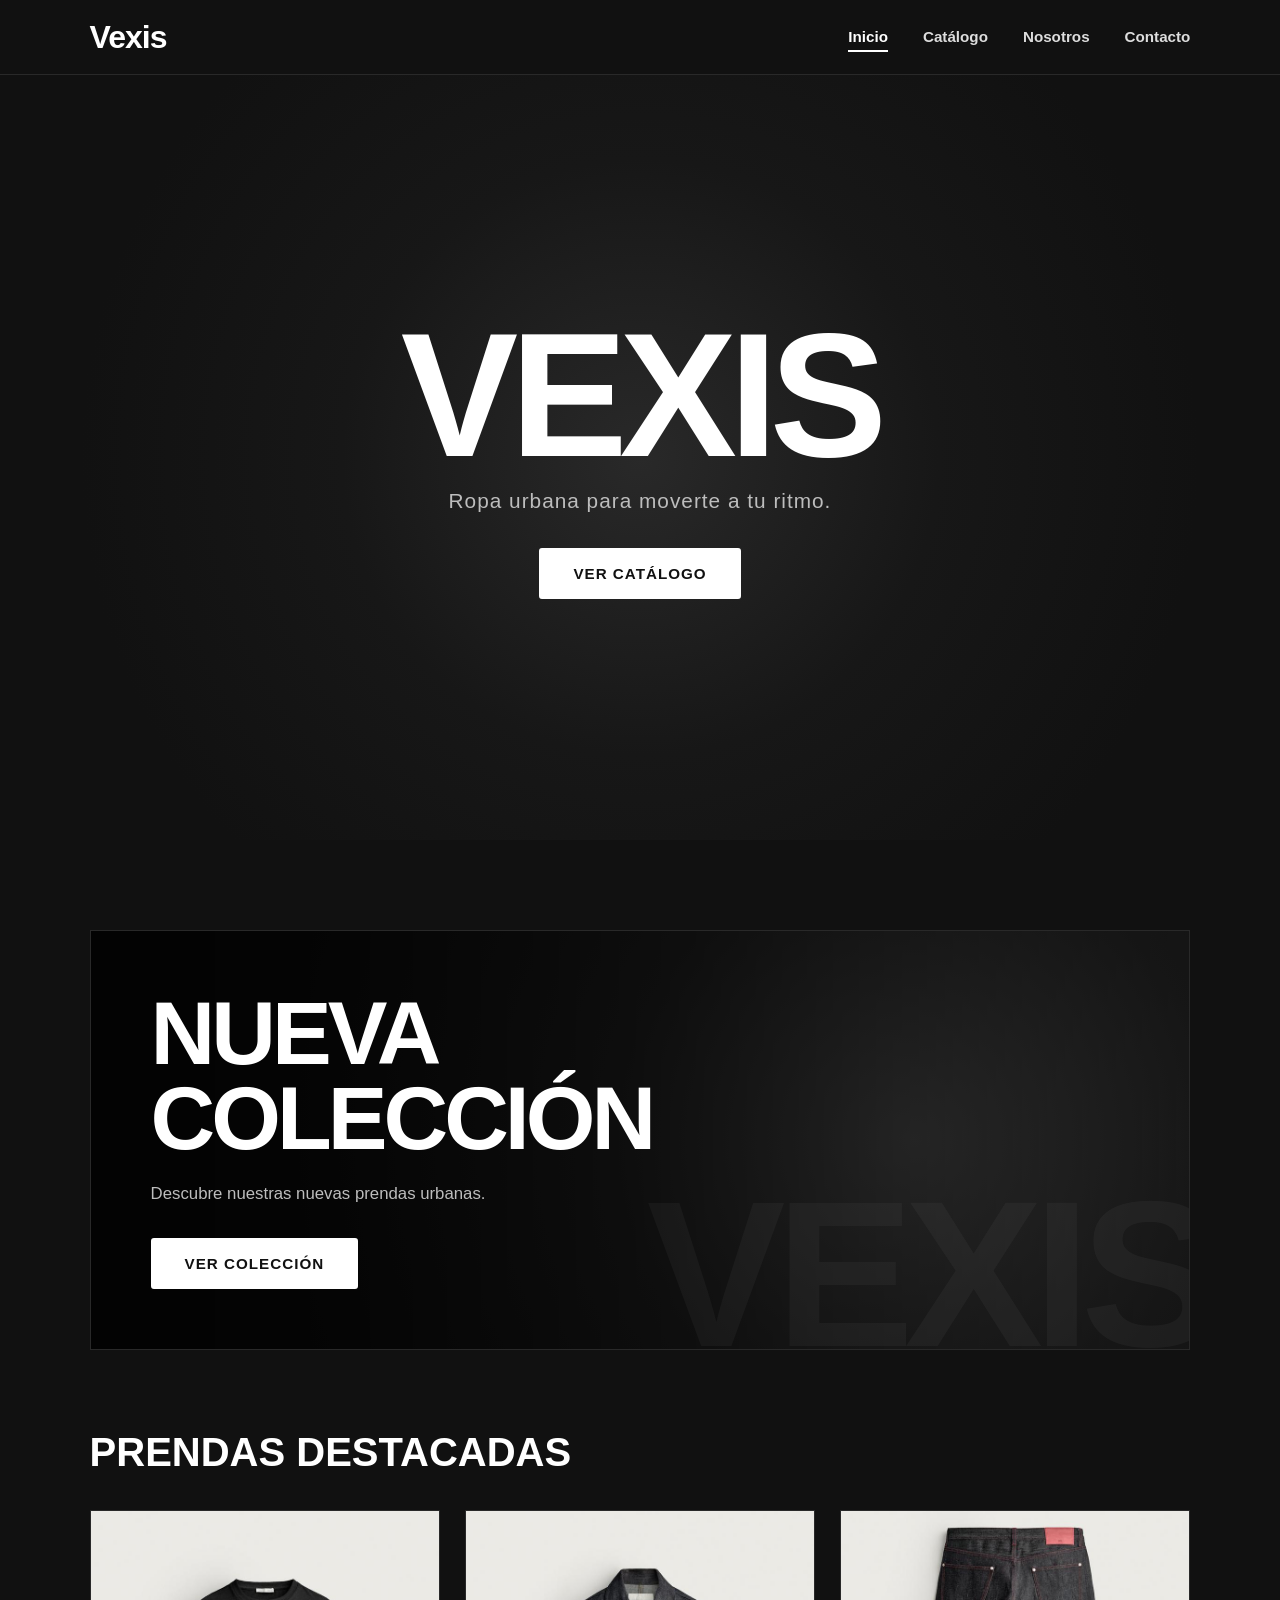
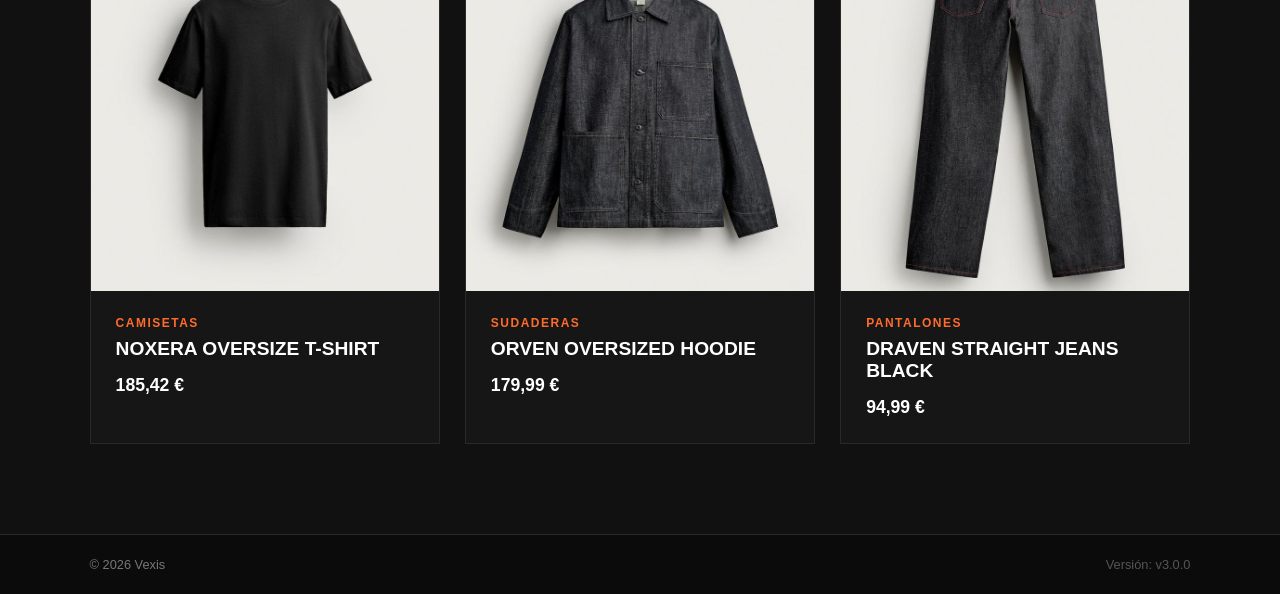
<file: index.html>
<!DOCTYPE html>
<html lang="es">

<head>
  <meta charset="UTF-8">
  <meta name="viewport" content="width=device-width, initial-scale=1.0">
  <title>Vexis | Inicio</title>
  <link rel="stylesheet" href="styles.css">
</head>

<body>
  <header class="cabecera">
    <a href="index.html" class="logo">Vexis</a>
    <nav class="menu">
      <ul>
        <li><a href="index.html" class="activo">Inicio</a></li>
        <li><a href="catalogo.html">Catálogo</a></li>
        <li><a href="nosotros.html">Nosotros</a></li>
        <li><a href="contacto.html">Contacto</a></li>
      </ul>
    </nav>
  </header>

  <main>
    <section class="portada">
      <h1>Vexis</h1>
      <p class="eslogan">Ropa urbana para moverte a tu ritmo.</p>
      <a href="catalogo.html" class="boton">Ver catálogo</a>
    </section>

    <section class="nueva-coleccion">
      <div class="banner-coleccion">
        <div class="banner-contenido">
          <h2>Nueva colección</h2>
          <p>Descubre nuestras nuevas prendas urbanas.</p>
          <a href="catalogo.html" class="boton">Ver colección</a>
        </div>
      </div>

      <div class="destacadas">
        <div class="destacadas-header">
          <h2>Prendas destacadas</h2>
        </div>
        <div class="prendas-destacadas">
        <article class="prenda">
          <div class="prenda-imagen">
            <img src="img/camiseta-noxera.jpg" alt="Noxera Oversize T-Shirt">
          </div>
          <div class="prenda-info">
            <span>Camisetas</span>
            <h3>NOXERA OVERSIZE T-SHIRT</h3>
            <p class="precio">185,42 €</p>
          </div>
        </article>

        <article class="prenda">
          <div class="prenda-imagen">
            <img src="img/sudadera-orven.jpg" alt="Orven Oversized Hoodie">
          </div>
          <div class="prenda-info">
            <span>Sudaderas</span>
            <h3>ORVEN OVERSIZED HOODIE</h3>
            <p class="precio">179,99 €</p>
          </div>
        </article>

        <article class="prenda">
          <div class="prenda-imagen">
            <img src="img/vaqueros-draven.jpg" alt="Draven Straight Jeans Black">
          </div>
          <div class="prenda-info">
            <span>Pantalones</span>
            <h3>DRAVEN STRAIGHT JEANS BLACK</h3>
            <p class="precio">94,99 €</p>
          </div>
        </article>
       </div>
      </div>
    </section>

  </main>

  <footer class="pie">
    <p>© 2026 Vexis</p>
    <p class="version">Versión: v3.0.0</p>
  </footer>
</body>

</html>
</file>
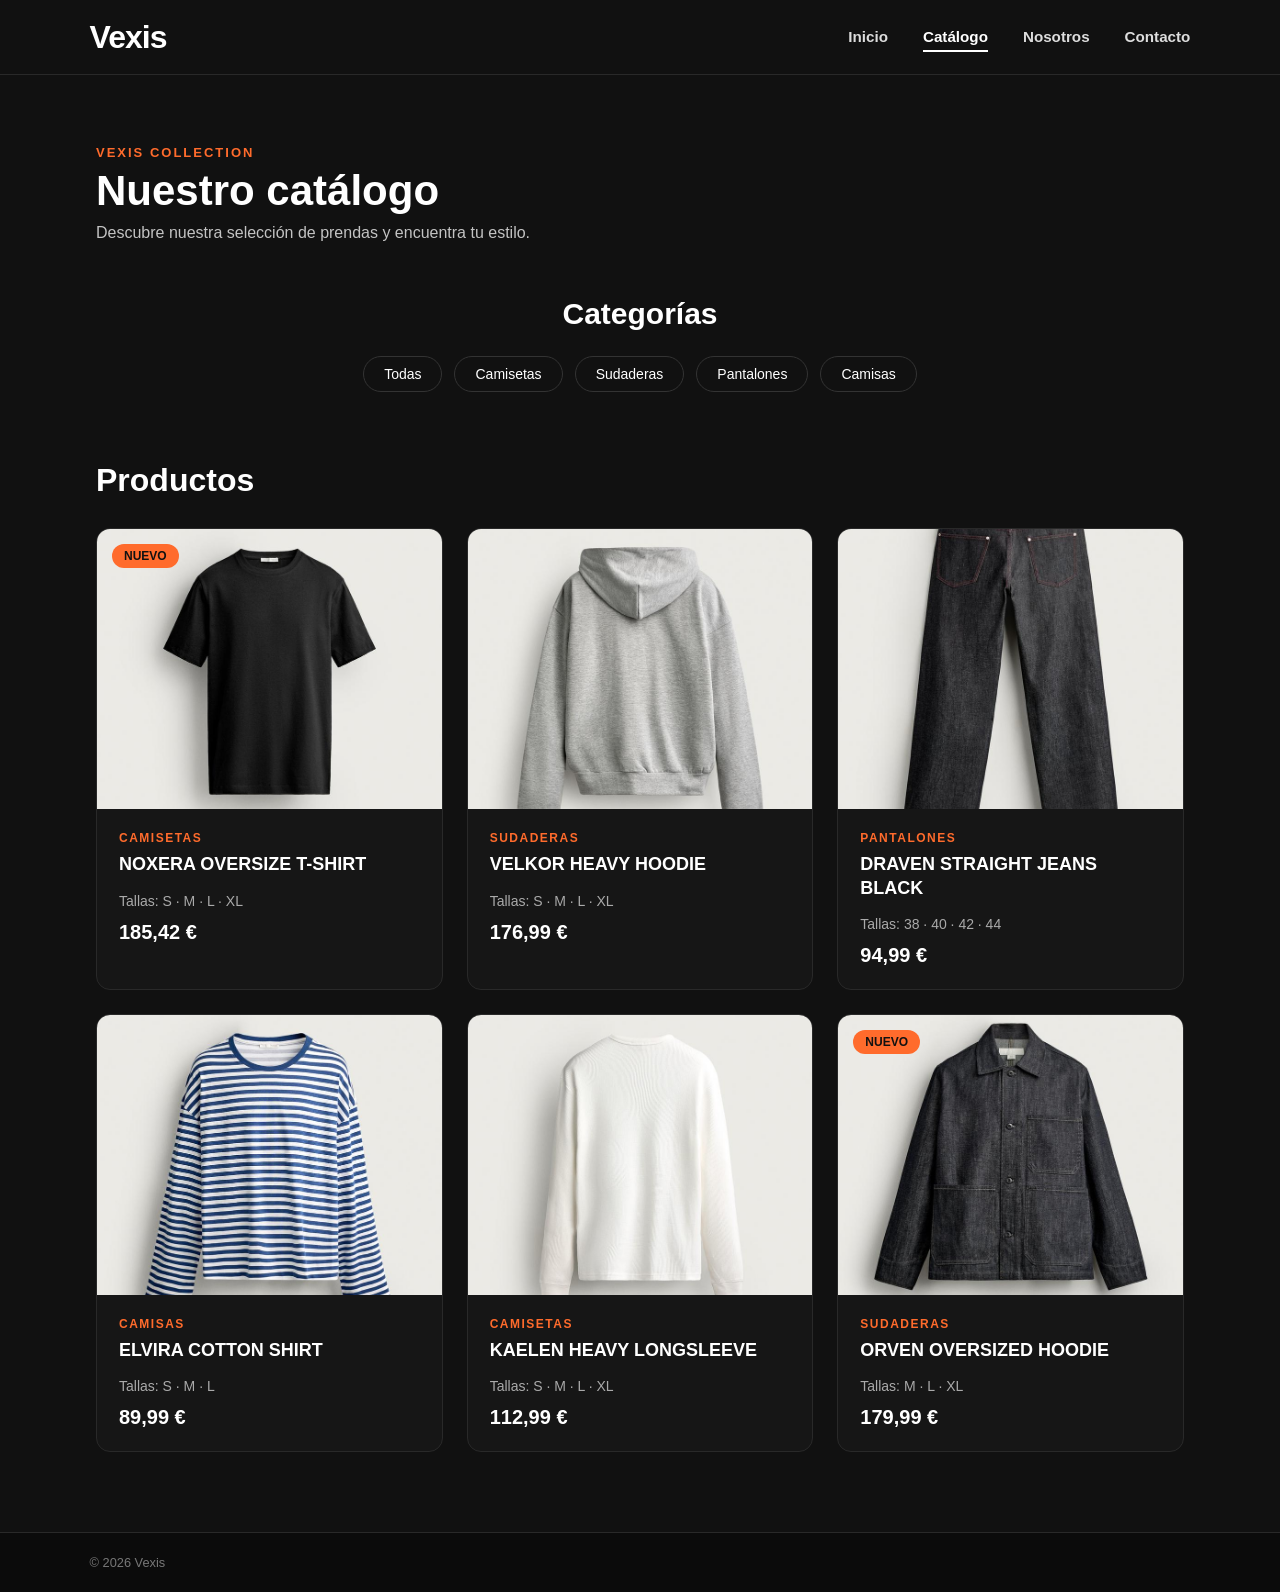
<file: catalogo.html>
<!DOCTYPE html>
<html lang="es">

<head>
    <meta charset="UTF-8">
    <meta name="viewport" content="width=device-width, initial-scale=1.0">
    <title>Vexis | Catálogo</title>
    <link rel="stylesheet" href="styles.css">
</head>

<body>

    <header class="cabecera">

        <a href="index.html" class="logo">Vexis</a>

        <nav class="menu">
            <ul>
                <li><a href="index.html">Inicio</a></li>
                <li><a href="catalogo.html" class="activo">Catálogo</a></li>
                <li><a href="nosotros.html">Nosotros</a></li>
                <li><a href="contacto.html">Contacto</a></li>
            </ul>
        </nav>


    </header>


    <main class="catalogo">

        <section class="catalogo-header">

            <p>VEXIS COLLECTION</p>

            <h1>Nuestro catálogo</h1>

            <p>
                Descubre nuestra selección de prendas y encuentra
                tu estilo.
            </p>

        </section>


        <section class="categorias">

            <h2>Categorías</h2>

            <ul>
                <li><a href="#">Todas</a></li>
                <li><a href="#">Camisetas</a></li>
                <li><a href="#">Sudaderas</a></li>
                <li><a href="#">Pantalones</a></li>
                <li><a href="#">Camisas</a></li>
            </ul>

        </section>


        <section class="productos">

            <h2>Productos</h2>


            <article class="producto">
                <img src="img/camiseta-noxera.jpg" alt="Noxera Oversize T-Shirt" class="producto-foto">
                <span class="etiqueta-nuevo">Nuevo</span>
                <div class="producto-info">
                    <p class="categoria">CAMISETAS</p>
                    <h3>NOXERA OVERSIZE T-SHIRT</h3>
                    <p class="tallas">Tallas: S · M · L · XL</p>
                    <strong class="precio">185,42 €</strong>
                </div>
            </article>

            <article class="producto">
                <img src="img/sudadera-velkor.jpg" alt="Velkor Heavy Hoodie" class="producto-foto">
                <div class="producto-info">
                    <p class="categoria">SUDADERAS</p>
                    <h3>VELKOR HEAVY HOODIE</h3>
                    <p class="tallas">Tallas: S · M · L · XL</p>
                    <strong class="precio">176,99 €</strong>
                </div>
            </article>

            <article class="producto">
                <img src="img/vaqueros-draven.jpg" alt="Draven Straight Jeans Black" class="producto-foto">
                <div class="producto-info">
                    <p class="categoria">PANTALONES</p>
                    <h3>DRAVEN STRAIGHT JEANS BLACK</h3>
                    <p class="tallas">Tallas: 38 · 40 · 42 · 44</p>
                    <strong class="precio">94,99 €</strong>
                </div>
            </article>

            <article class="producto">
                <img src="img/camisa-elvira.jpg" alt="Elvira Cotton Shirt" class="producto-foto">
                <div class="producto-info">
                    <p class="categoria">CAMISAS</p>
                    <h3>ELVIRA COTTON SHIRT</h3>
                    <p class="tallas">Tallas: S · M · L</p>
                    <strong class="precio">89,99 €</strong>
                </div>
            </article>

            <article class="producto">
                <img src="img/camiseta-kaelen.jpg" alt="Kaelen Heavy Longsleeve" class="producto-foto">
                <div class="producto-info">
                    <p class="categoria">CAMISETAS</p>
                    <h3>KAELEN HEAVY LONGSLEEVE</h3>
                    <p class="tallas">Tallas: S · M · L · XL</p>
                    <strong class="precio">112,99 €</strong>
                </div>
            </article>

            <article class="producto">
                <img src="img/sudadera-orven.jpg" alt="Orven Oversized Hoodie" class="producto-foto">
                <span class="etiqueta-nuevo">Nuevo</span>
                <div class="producto-info">
                    <p class="categoria">SUDADERAS</p>
                    <h3>ORVEN OVERSIZED HOODIE</h3>
                    <p class="tallas">Tallas: M · L · XL</p>
                    <strong class="precio">179,99 €</strong>
                </div>
            </article>

        </section>

    </main>


    <footer class="pie">

        <p>
            © 2026 Vexis
        </p>

    </footer>

</body>

</html>
</file>
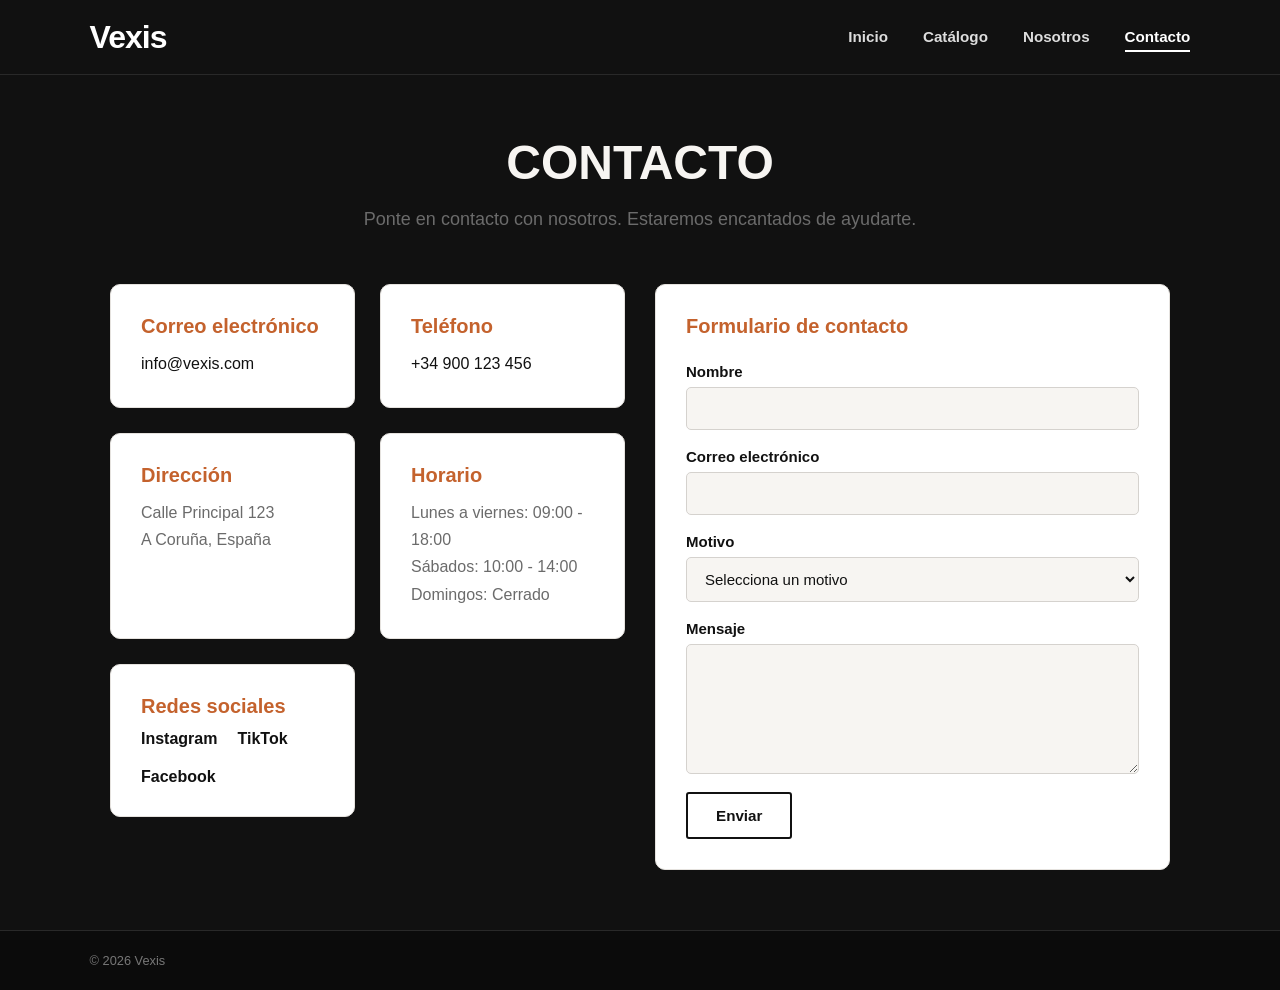
<file: contacto.html>
<!DOCTYPE html>
<html lang="es">

<head>
    <meta charset="UTF-8">
    <meta name="viewport" content="width=device-width, initial-scale=1.0">
    <title>Vexis | Contacto</title>
    <link rel="stylesheet" href="styles.css">

</head>

<body>

    <header class="cabecera">
        <a href="index.html" class="logo">Vexis</a>

        <nav class="menu">
            <ul>
                <li><a href="index.html">Inicio</a></li>
                <li><a href="catalogo.html">Catálogo</a></li>
                <li><a href="nosotros.html">Nosotros</a></li>
                <li><a href="contacto.html" class="activo">Contacto</a></li>
            </ul>
        </nav>
    </header>

    <main class="contacto">

        <section class="contacto-intro">
            <h1>CONTACTO</h1>
            <p>Ponte en contacto con nosotros.
                Estaremos encantados de ayudarte.</p>
        </section>

        <section class="contacto-contenido">

            <div class="contacto-info">

                <div class="contacto-item">
                    <h2>Correo electrónico</h2>
                    <p>
                        <a href="mailto:info@vexis.com">
                            info@vexis.com
                        </a>
                    </p>
                </div>

                <div class="contacto-item">
                    <h2>Teléfono</h2>
                    <p>
                        <a href="tel:+34900123456">
                            +34 900 123 456
                        </a>
                    </p>
                </div>

                <div class="contacto-item">
                    <h2>Dirección</h2>
                    <p>
                        Calle Principal 123<br>
                        A Coruña, España
                    </p>
                </div>

                <div class="contacto-item">
                    <h2>Horario</h2>
                    <p>
                        Lunes a viernes: 09:00 - 18:00<br>
                        Sábados: 10:00 - 14:00<br>
                        Domingos: Cerrado
                    </p>
                </div>

                <div class="contacto-item">
                    <h2>Redes sociales</h2>
                    <div class="redes">
                        <a href="#" aria-label="Instagram">Instagram</a>
                        <a href="#" aria-label="TikTok">TikTok</a>
                        <a href="#" aria-label="Facebook">Facebook</a>
                    </div>
                </div>

            </div>

            <div class="contacto-formulario">

                <h2>Formulario de contacto</h2>

                <form>
                    <div>
                        <label for="nombre">Nombre</label>
                        <input type="text" id="nombre" name="nombre" required>
                    </div>

                    <div>
                        <label for="correo">Correo electrónico</label>
                        <input type="email" id="correo" name="correo" required>
                    </div>

                    <div>
                        <label for="motivo">Motivo</label>
                        <select id="motivo" name="motivo" required>
                            <option value="">Selecciona un motivo</option>
                            <option value="consulta">Consulta</option>
                            <option value="problema">Problema</option>
                            <option value="otro">Otro</option>
                        </select>
                    </div>

                    <div>
                        <label for="mensaje">Mensaje</label>
                        <textarea id="mensaje" name="mensaje" required></textarea>
                    </div>

                    <button type="submit">Enviar</button>
                </form>

            </div>

        </section>

    </main>

    <footer class="pie">
        <p>© 2026 Vexis</p>
    </footer>

</body>

</html>
</file>
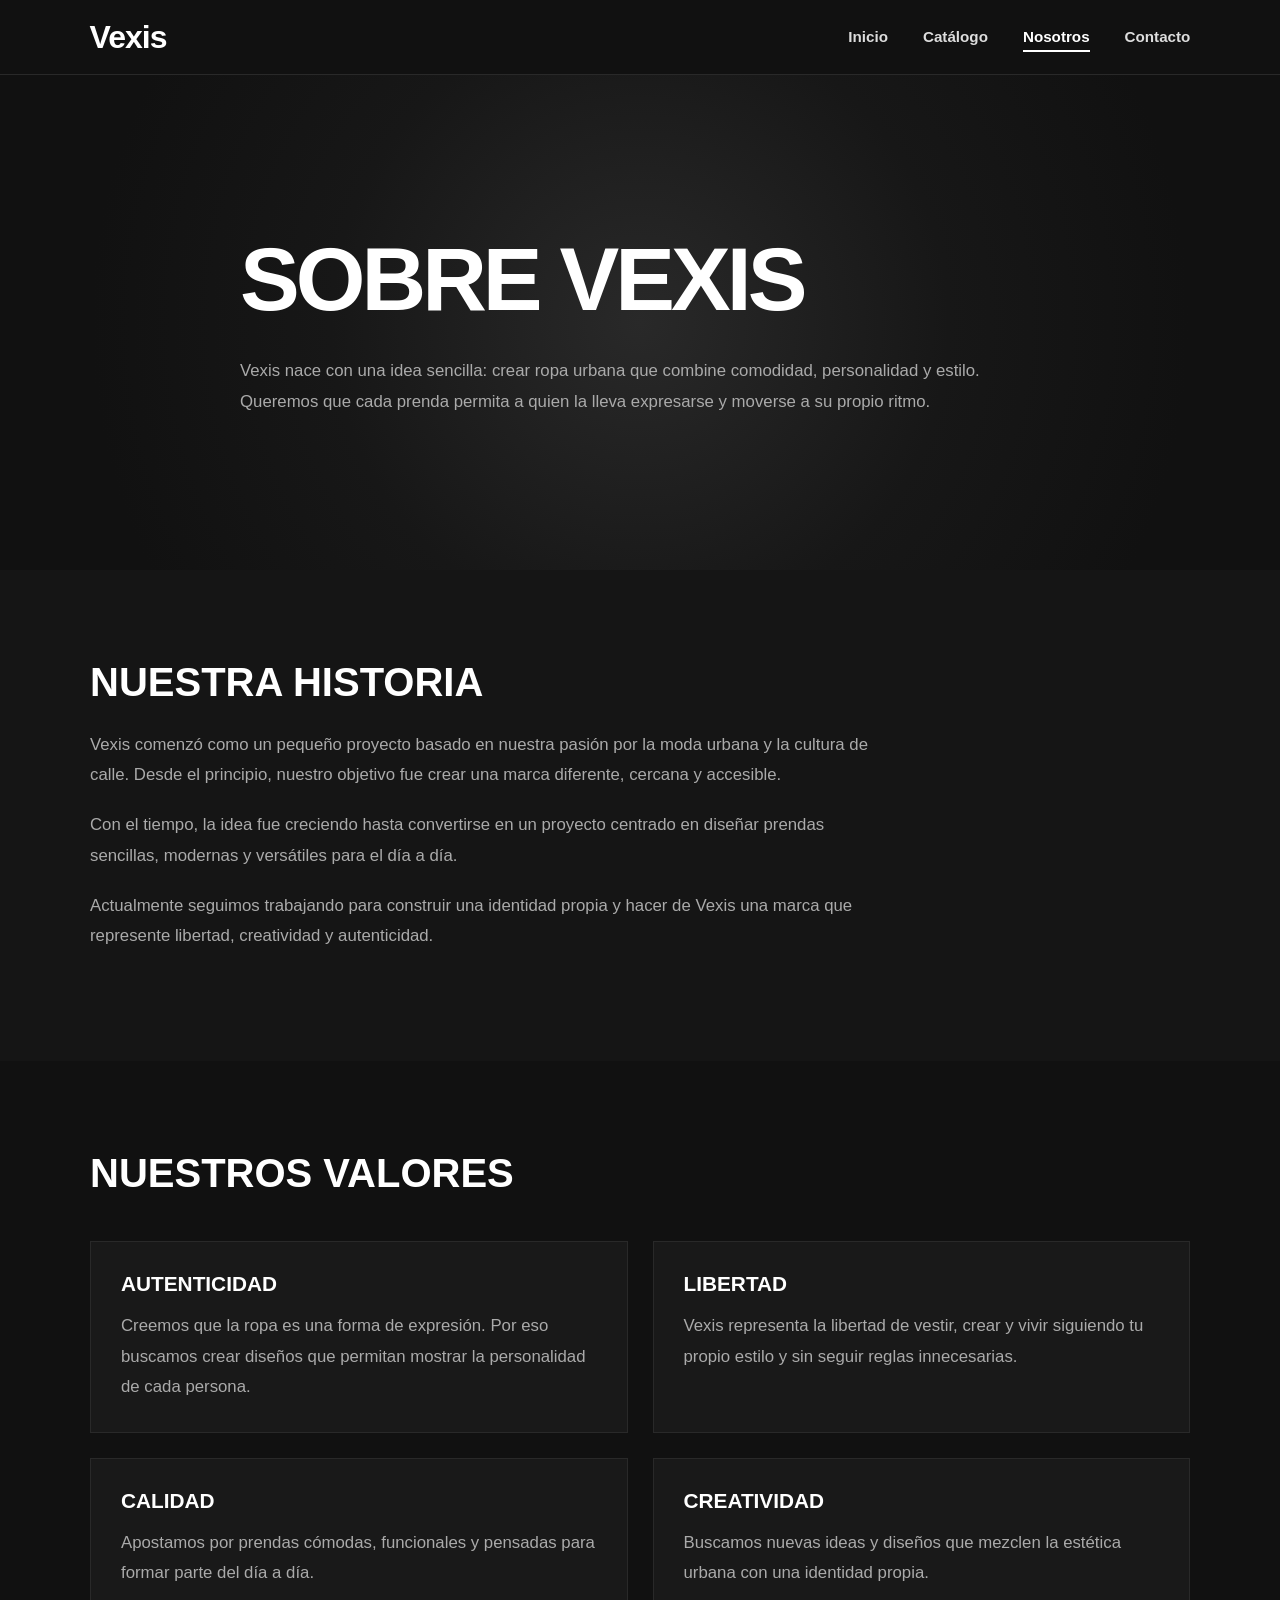
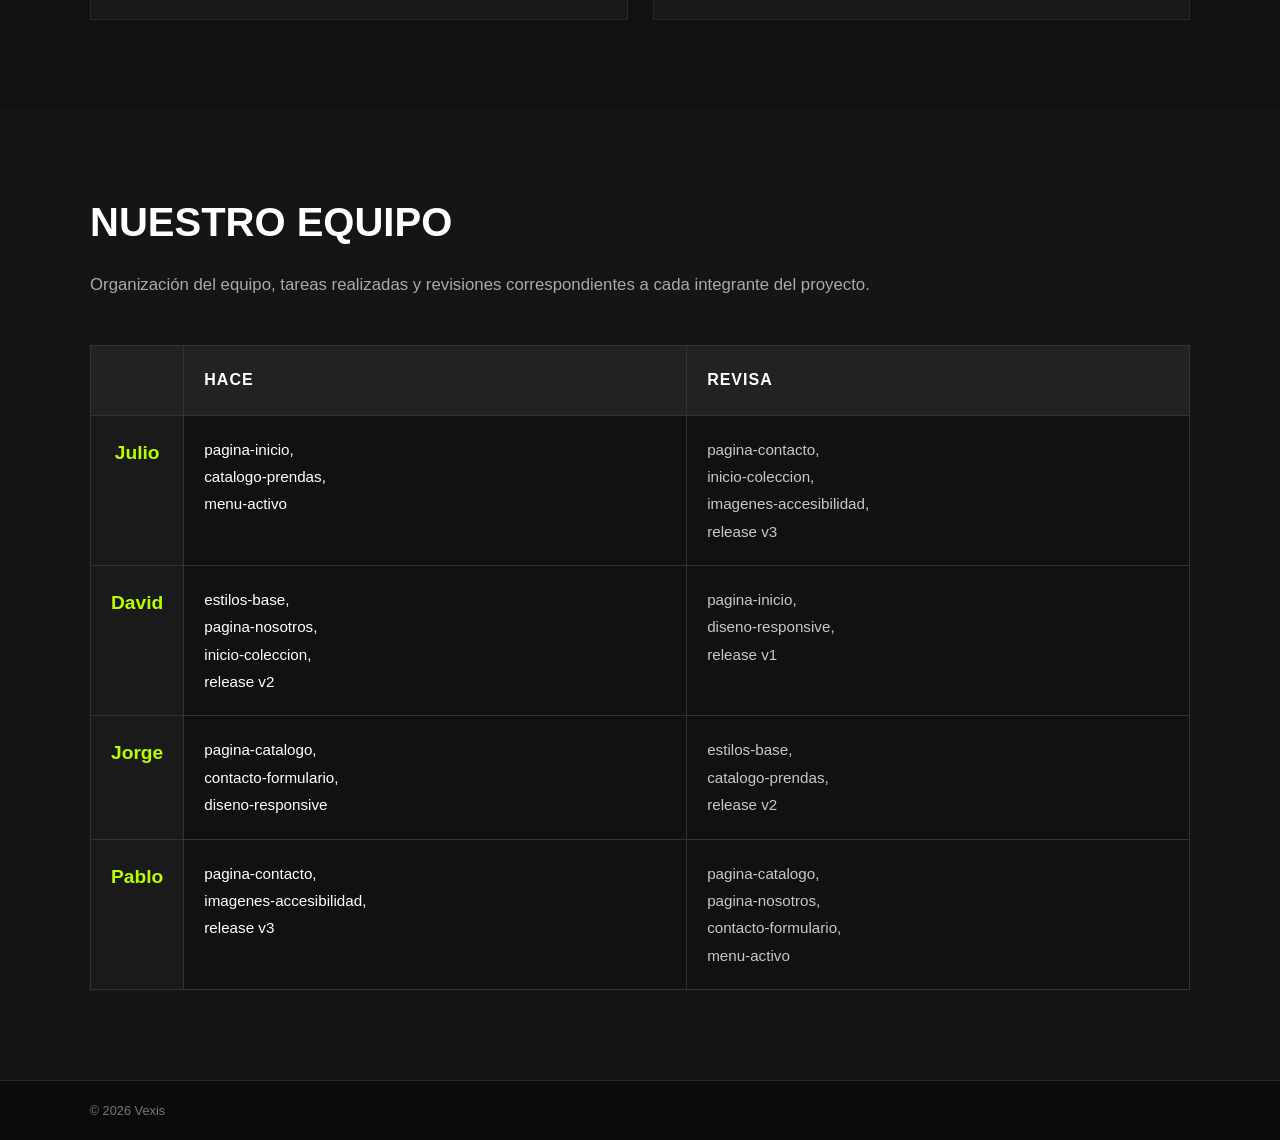
<file: nosotros.html>
<!DOCTYPE html>
<html lang="es">

<head>
  <meta charset="UTF-8">
  <meta name="viewport" content="width=device-width, initial-scale=1.0">

  <title>Vexis | Nosotros</title>

  <link rel="stylesheet" href="styles.css">
</head>

<body>

  <header class="cabecera">

    <a href="index.html" class="logo">Vexis</a>

    <nav class="menu">
      <ul>
        <li><a href="index.html">Inicio</a></li>
        <li><a href="catalogo.html">Catálogo</a></li>
        <li><a href="nosotros.html" class="activo">Nosotros</a></li>
        <li><a href="contacto.html">Contacto</a></li>
      </ul>
    </nav>
  </header>


  <main>

    <!-- INTRODUCCIÓN -->

    <section class="seccion-nosotros">
      <div class="contenido-nosotros">

        <h1>Sobre Vexis</h1>

        <p>
          Vexis nace con una idea sencilla: crear ropa urbana que combine
          comodidad, personalidad y estilo. Queremos que cada prenda permita
          a quien la lleva expresarse y moverse a su propio ritmo.
        </p>

      </div>
    </section>


    <!-- HISTORIA -->

    <section class="seccion-nosotros historia">

      <div class="contenido-nosotros">

        <h2>Nuestra historia</h2>

        <p>
          Vexis comenzó como un pequeño proyecto basado en nuestra pasión
          por la moda urbana y la cultura de calle. Desde el principio,
          nuestro objetivo fue crear una marca diferente, cercana y
          accesible.
        </p>

        <p>
          Con el tiempo, la idea fue creciendo hasta convertirse en un
          proyecto centrado en diseñar prendas sencillas, modernas y
          versátiles para el día a día.
        </p>

        <p>
          Actualmente seguimos trabajando para construir una identidad
          propia y hacer de Vexis una marca que represente libertad,
          creatividad y autenticidad.
        </p>

      </div>

    </section>


    <!-- VALORES -->

    <section class="seccion-nosotros valores">

      <div class="contenido-nosotros">

        <h2>Nuestros valores</h2>

        <div class="valores-grid">

          <article class="valor">
            <h3>Autenticidad</h3>
            <p>
              Creemos que la ropa es una forma de expresión. Por eso
              buscamos crear diseños que permitan mostrar la personalidad
              de cada persona.
            </p>
          </article>

          <article class="valor">
            <h3>Libertad</h3>
            <p>
              Vexis representa la libertad de vestir, crear y vivir
              siguiendo tu propio estilo y sin seguir reglas innecesarias.
            </p>
          </article>

          <article class="valor">
            <h3>Calidad</h3>
            <p>
              Apostamos por prendas cómodas, funcionales y pensadas para
              formar parte del día a día.
            </p>
          </article>

          <article class="valor">
            <h3>Creatividad</h3>
            <p>
              Buscamos nuevas ideas y diseños que mezclen la estética
              urbana con una identidad propia.
            </p>
          </article>

        </div>

      </div>

    </section>

    <!-- EQUIPO -->

    <section class="seccion-nosotros equipo">

      <div class="contenido-nosotros">

        <h2>Nuestro equipo</h2>

        <p class="introduccion-equipo">
          Organización del equipo, tareas realizadas y revisiones
          correspondientes a cada integrante del proyecto.
        </p>

        <div class="tabla-equipo">

          <table>

            <thead>
              <tr>
                <th></th>
                <th>Hace</th>
                <th>Revisa</th>
              </tr>
            </thead>

            <tbody>

              <tr>
                <th>Julio</th>
                <td>
                  pagina-inicio,<br>
                  catalogo-prendas,<br>
                  menu-activo
                </td>
                <td>
                  pagina-contacto,<br>
                  inicio-coleccion,<br>
                  imagenes-accesibilidad,<br>
                  release v3
                </td>
              </tr>

              <tr>
                <th>David</th>
                <td>
                  estilos-base,<br>
                  pagina-nosotros,<br>
                  inicio-coleccion,<br>
                  release v2
                </td>
                <td>
                  pagina-inicio,<br>
                  diseno-responsive,<br>
                  release v1
                </td>
              </tr>

              <tr>
                <th>Jorge</th>
                <td>
                  pagina-catalogo,<br>
                  contacto-formulario,<br>
                  diseno-responsive
                </td>
                <td>
                  estilos-base,<br>
                  catalogo-prendas,<br>
                  release v2
                </td>
              </tr>

              <tr>
                <th>Pablo</th>
                <td>
                  pagina-contacto,<br>
                  imagenes-accesibilidad,<br>
                  release v3
                </td>
                <td>
                  pagina-catalogo,<br>
                  pagina-nosotros,<br>
                  contacto-formulario,<br>
                  menu-activo
                </td>
              </tr>

            </tbody>

          </table>

        </div>

      </div>

    </section>
  </main>

  <footer class="pie">

    <p>© 2026 Vexis</p>

  </footer>

</body>

</html>
</file>
<file: styles.css>
/*====== Pagina Principal =======*/
/* =========================
   RESET Y CONFIGURACIÓN
   ========================= */

* {
    margin: 0;
    padding: 0;
    box-sizing: border-box;
}

html {
    scroll-behavior: smooth;
}

body {
    min-height: 100vh;
    display: flex;
    flex-direction: column;
    font-family: Arial, Helvetica, sans-serif;
    background: #111;
    color: #fff;
}


/* =========================
   CABECERA
   ========================= */

.cabecera {
    width: 100%;
    min-height: 75px;
    padding: 0 7%;
    display: flex;
    align-items: center;
    justify-content: space-between;

    background: #111;
    border-bottom: 1px solid #292929;
}

/* Logo */

.logo {
    color: #fff;
    text-decoration: none;
    font-size: 2rem;
    font-weight: 800;
    letter-spacing: -1px;

    transition: 0.3s ease;
}

.logo:hover {
    color: #bdbdbd;
}


/* =========================
   MENÚ
   ========================= */

.menu ul {
    display: flex;
    align-items: center;
    gap: 35px;
    list-style: none;
}

.menu a {
    position: relative;

    color: #ddd;
    text-decoration: none;
    font-size: 0.95rem;
    font-weight: 600;

    transition: color 0.3s ease;
}

.menu a::after {
    content: "";

    position: absolute;
    left: 0;
    bottom: -7px;

    width: 0;
    height: 2px;

    background: #fff;

    transition: width 0.3s ease;
}

.menu a:hover {
    color: #fff;
}

.menu a:hover::after {
    width: 100%;
}

.menu a.activo {
    color: #fff;
}

.menu a.activo::after {
    width: 100%;
}

/* =========================
   PORTADA
   ========================= */

main {
    flex: 1;
}

.portada {
    min-height: calc(100vh - 135px);

    display: flex;
    flex-direction: column;
    align-items: center;
    justify-content: center;

    padding: 40px 20px;
    text-align: center;

    background:
        radial-gradient(circle at center,
            #292929 0%,
            #171717 40%,
            #111 75%);
}

/* Título */

.portada h1 {
    margin-bottom: 15px;

    font-size: clamp(5rem, 15vw, 11rem);
    font-weight: 900;
    line-height: 0.9;
    letter-spacing: -8px;

    color: #fff;

    text-transform: uppercase;
}


/* Eslogan */

.eslogan {
    max-width: 600px;
    margin-bottom: 35px;

    color: #bdbdbd;
    font-size: clamp(1rem, 2vw, 1.3rem);
    letter-spacing: 1px;
}


/* =========================
   BOTÓN
   ========================= */

.boton {
    display: inline-block;

    padding: 15px 32px;

    color: #111;
    background: #fff;

    border: 2px solid #fff;
    border-radius: 3px;

    text-decoration: none;
    font-size: 0.95rem;
    font-weight: 700;
    text-transform: uppercase;
    letter-spacing: 1px;

    transition:
        background 0.3s ease,
        color 0.3s ease,
        transform 0.3s ease;
}

.boton:hover {
    color: #fff;
    background: transparent;

    transform: translateY(-3px);
}

/* =========================
   NUEVA COLECCIÓN
   ========================= */
.nueva-coleccion {
    padding: 90px 7%;
    background: #111;
}

/*^Banner */
.banner-coleccion {
    position: relative;
    min-height: 420px;

    display: flex;
    align-items: center;

    padding: 60px;

    overflow: hidden;

    background:
        linear-gradient(90deg,
            rgba(0, 0, 0, 0.85),
            rgba(0, 0, 0, 0.35)),
        radial-gradient(circle at 75% 50%,
            #444 0%,
            #222 35%,
            #111 75%);

    border: 1px solid #292929;
}

/* Decoracion del banner */
.banner-coleccion::after {
    content: "VEXIS";

    position: absolute;
    right: -20px;
    bottom: -45px;

    color: rgba(255, 255, 255, 0.04);

    font-size: 13rem;
    font-weight: 900;
    letter-spacing: -10px;
}

/* Contenido */

.banner-contenido {
    position: relative;
    z-index: 1;

    max-width: 600px;

}

.banner-etiqueta {
    margin-bottom: 15px;

    color: #ff6b2c;

    font-size: 0.8rem;
    font-weight: 700;
    letter-spacing: 3px;

}

.banner-contenido h2 {
    margin-bottom: 20px;

    color: #fff;

    font-size: clamp(3rem, 7vw, 6rem);
    font-weight: 900;
    line-height: 0.95;
    letter-spacing: -4px;
    text-transform: uppercase;

}

.banner-contenido>p {
    max-width: 500px;
    margin-bottom: 30px;

    color: #bdbdbd;

    font-size: 1.05rem;
    line-height: 1.6;

}

/* =========================
PRENDAS DESTACADAS
========================= */

.destacadas {
    padding-top: 80px;
}

.destacadas-header {
    margin-bottom: 35px;
}

.destacadas-header p {
    margin-bottom: 10px;

    color: #ff6b2c;

    font-size: 0.8rem;
    font-weight: 700;
    letter-spacing: 2px;

}

.destacadas-header h2 {
    color: #fff;

    font-size: 2.5rem;
    font-weight: 800;
    text-transform: uppercase;

}

/* Grid de prendas */

.prendas-destacadas {
    display: grid;
    grid-template-columns: repeat(3, 1fr);
    gap: 25px;
}

/* Tarjeta */

.prenda {
    overflow: hidden;

    background: #161616;
    border: 1px solid #292929;

    transition:
        transform 0.3s ease,
        border-color 0.3s ease;

}

.prenda:hover {
    transform: translateY(-6px);
    border-color: #444;
}

/* Imagen */

.prenda-imagen {
    width: 100%;
    height: 380px;

    overflow: hidden;

    background: #222;

}

.prenda-imagen img {
    width: 100%;
    height: 100%;

    display: block;

    object-fit: cover;

    transition: transform 0.4s ease;

}

.prenda:hover .prenda-imagen img {
    transform: scale(1.05);
}

/* Información */

.prenda-info {
    padding: 25px;
}

.prenda-info>span {
    display: block;

    margin-bottom: 8px;

    color: #ff6b2c;

    font-size: 0.75rem;
    font-weight: 700;
    letter-spacing: 1.5px;
    text-transform: uppercase;

}

.prenda-info h3 {
    margin-bottom: 15px;

    color: #fff;

    font-size: 1.2rem;

}

.prenda-info .precio {
    margin: 0;

    color: #fff;

    font-size: 1.1rem;
    font-weight: 700;

}

/* =========================
RESPONSIVE
========================= */

@media (max-width: 900px) {

    .nueva-coleccion {
        padding: 70px 5%;
    }

    .banner-coleccion {
        min-height: 380px;
        padding: 45px;
    }

    .prendas-destacadas {
        grid-template-columns: repeat(2, 1fr);
    }

    .prenda:last-child {
        grid-column: 1 / -1;
        max-width: calc(50% - 12.5px);
        width: 100%;
        justify-self: center;
    }

    .prenda-imagen {
        height: 330px;
    }

}

@media (max-width: 600px) {

    .nueva-coleccion {
        padding: 55px 20px;
    }

    .banner-coleccion {
        min-height: 420px;
        padding: 35px 25px;
    }

    .banner-contenido h2 {
        font-size: 3.5rem;
        letter-spacing: -2px;
    }

    .banner-coleccion::after {
        font-size: 8rem;
    }

    .destacadas {
        padding-top: 55px;
    }

    .destacadas-header h2 {
        font-size: 2rem;
    }

    .prendas-destacadas {
        grid-template-columns: 1fr;
        gap: 20px;
    }

    .prenda:last-child {
        max-width: none;
    }

    .prenda-imagen {
        height: 360px;
    }

}

/* =========================
   PIE DE PÁGINA
   ========================= */

.pie {
    min-height: 60px;

    padding: 15px 7%;

    display: flex;
    align-items: center;
    justify-content: space-between;

    background: #0b0b0b;
    border-top: 1px solid #292929;

    color: #777;
    font-size: 0.8rem;
}

.version {
    color: #555;
}


/* =========================
   RESPONSIVE - TABLET
   ========================= */

@media (max-width: 768px) {

    .cabecera {
        padding: 0 5%;
    }

    .menu ul {
        gap: 20px;
    }

    .menu a {
        font-size: 0.85rem;
    }

    .portada h1 {
        letter-spacing: -5px;
    }
}


/* =========================
   RESPONSIVE - MÓVIL
   ========================= */

@media (max-width: 600px) {

    .cabecera {
        min-height: auto;
        padding: 20px;

        flex-direction: column;
        gap: 20px;
    }

    .logo {
        font-size: 1.8rem;
    }

    .menu ul {
        gap: 15px;
        flex-wrap: wrap;
        justify-content: center;
    }

    .menu a {
        font-size: 0.8rem;
    }

    .portada {
        min-height: calc(100vh - 150px);
    }

    .portada h1 {
        font-size: 5rem;
        letter-spacing: -4px;
    }

    .eslogan {
        font-size: 1rem;
        line-height: 1.5;
    }

    .boton {
        padding: 13px 25px;
    }

    .pie {
        padding: 15px 20px;

        flex-direction: column;
        gap: 8px;

        text-align: center;
    }
}

/*====== Contacto =======*/
.contacto {
    max-width: 1100px;
    margin: 0 auto;
    padding: 60px 20px;
}

.contacto-intro {
    text-align: center;
    margin-bottom: 50px;
}

.contacto-intro h1 {
    font-size: 48px;
    margin-bottom: 15px;
    color: #F7F5F2;
}

.contacto-intro p {
    max-width: 600px;
    margin: 0 auto;
    color: #6B6B6B;
    font-size: 18px;
    line-height: 1.6;
}

.contacto-contenido {
    display: flex;
    justify-content: center;
}

.contacto-info {
    width: 100%;
    max-width: 800px;
    display: grid;
    grid-template-columns: repeat(2, 1fr);
    gap: 25px;
}

.contacto-item {
    background-color: white;
    padding: 30px;
    border-radius: 10px;
    border: 1px solid #e5e2de;
}

.contacto-item h2 {
    margin-top: 0;
    margin-bottom: 12px;
    font-size: 20px;
    color: #C4622D;
}

.contacto-item p {
    margin: 0;
    color: #6B6B6B;
    line-height: 1.7;
}

.contacto-item a {
    color: #111111;
    text-decoration: none;
}

.contacto-item a:hover {
    color: #C4622D;
}

.redes {
    display: flex;
    gap: 20px;
    flex-wrap: wrap;
}

.redes a {
    color: #111111;
    font-weight: bold;
}

.redes a:hover {
    color: #C4622D;
}


/* ========================================
   RESPONSIVE
   ======================================== */

@media (max-width: 768px) {

    .contacto {
        padding: 40px 20px;
    }

    .contacto-intro h1 {
        font-size: 36px;
    }

    .contacto-info {
        grid-template-columns: 1fr;
    }

    .contacto-item {
        padding: 25px;
    }
}

/* ========================= CATÁLOGO ========================= */
.catalogo {
    width: 85%;
    max-width: 1200px;
    margin: 0 auto;
    padding-bottom: 80px;
}

/* ========================= CABECERA DEL CATÁLOGO ========================= */
.catalogo-header {
    width: 100%;
    margin: 70px auto 55px;
}

.catalogo-header p:first-child {
    margin-bottom: 8px;
    color: #ff6b2c;
    font-size: 13px;
    font-weight: 600;
    letter-spacing: 2px;
    text-transform: uppercase;
}

.catalogo-header h1 {
    margin: 0 0 10px;
    font-size: 42px;
    line-height: 1.1;
}

.catalogo-header p:last-child {
    margin: 0;
    font-size: 16px;
    opacity: 0.75;
    max-width: 500px;
}

/* ========================= CATEGORÍAS ========================= */
.categorias {
    margin: 0 auto 70px;
    text-align: center;
}

.categorias h2 {
    margin-bottom: 25px;
    font-size: 30px;
}

.categorias ul {
    display: flex;
    justify-content: center;
    align-items: center;
    gap: 12px;
    margin: 0;
    padding: 0;
    list-style: none;
    flex-wrap: wrap;
}

.categorias li a {
    display: block;
    padding: 9px 20px;
    color: #fff;
    text-decoration: none;
    border: 1px solid #333;
    border-radius: 30px;
    font-size: 14px;
    transition: background-color 0.2s ease, border-color 0.2s ease, transform 0.2s ease;
}

.categorias li a:hover {
    background-color: #ff6b2c;
    border-color: #ff6b2c;
    transform: translateY(-2px);
}

/* ========================= PRODUCTOS ========================= */
.productos {
    display: grid;
    grid-template-columns: repeat(3, 1fr);
    gap: 24px;
    width: 100%;
}

/* El título ocupa toda la fila */
.productos>h2 {
    grid-column: 1 / -1;
    margin: 0 0 5px;
    font-size: 32px;
    text-align: left;
}

/* ========================= TARJETAS DE PRODUCTO ========================= */
.producto {
    position: relative;
    min-height: 210px;
    display: flex;
    flex-direction: column;
    align-items: stretch;
    background-color: #161616;
    border: 1px solid #292929;
    border-radius: 14px;
    overflow: hidden;
    transition: transform 0.25s ease, border-color 0.25s ease, background-color 0.25s ease;
}

.producto:hover {
    transform: translateY(-6px);
    background-color: #1b1b1b;
    border-color: #444;
}

/* ========================= GALERÍA DE PRENDAS ========================= */
.producto-foto {
    display: block;
    width: 100%;
    height: 280px;
    object-fit: cover;
}

.etiqueta-nuevo {
    position: absolute;
    top: 15px;
    left: 15px;
    z-index: 1;
    padding: 5px 12px;
    background-color: #ff6b2c;
    color: #111;
    border-radius: 20px;
    font-size: 12px;
    font-weight: 700;
    text-transform: uppercase;
}

.tallas {
    margin: 0 0 12px;
    color: #aaa;
    font-size: 14px;
}

/* Zona de información */
.producto-info {
    width: 100%;
    padding: 22px;
}

/* Categoría */
.categoria {
    margin: 0 0 8px;
    color: #ff6b2c;
    font-size: 12px;
    font-weight: 700;
    letter-spacing: 1.5px;
    text-transform: uppercase;
}

/* Nombre */
.producto-info h3 {
    margin: 0 0 16px;
    color: #fff;
    font-size: 18px;
    line-height: 1.3;
}

/* Precio */
.precio {
    display: block;
    color: #fff;
    font-size: 20px;
    font-weight: 700;
}

/* ========================= EFECTO DECORATIVO ========================= */
.producto::before {
    content: "";
    position: absolute;
    top: 0;
    left: 0;
    width: 100%;
    height: 3px;
    background-color: #ff6b2c;
    transform: scaleX(0);
    transform-origin: left;
    transition: transform 0.25s ease;
}

.producto:hover::before {
    transform: scaleX(1);
}

/* ========================= RESPONSIVE ========================= */
@media (max-width: 900px) {
    .productos {
        grid-template-columns: repeat(2, 1fr);
    }

    .catalogo-header h1 {
        font-size: 36px;
    }
}

@media (max-width: 600px) {
    .catalogo {
        width: 90%;
    }

    .catalogo-header {
        margin-top: 45px;
    }

    .catalogo-header h1 {
        font-size: 32px;
    }

    .categorias {
        margin-bottom: 50px;
    }

    .categorias ul {
        gap: 8px;
    }

    .categorias li a {
        padding: 8px 15px;
        font-size: 13px;
    }

    .productos {
        grid-template-columns: 1fr;
        gap: 18px;
    }

    .productos>h2 {
        font-size: 28px;
    }

    .producto {
        min-height: 190px;
    }
}



/*====== Nosotros =======*/
.seccion-nosotros {
    padding: 90px 7%;
}

.contenido-nosotros {
    max-width: 1100px;
    margin: 0 auto;
}

.seccion-nosotros h1 {
    margin-bottom: 25px;
    color: #ffffff;

    font-size: clamp(3rem, 7vw, 6rem);
    font-weight: 900;
    letter-spacing: -4px;
    text-transform: uppercase;
}

.seccion-nosotros h2 {
    margin-bottom: 25px;
    color: #ffffff;
    font-size: 2.5rem;
    font-weight: 800;
    text-transform: uppercase;
}

.seccion-nosotros p {
    max-width: 800px;
    color: #aaa;
    font-size: 1.05rem;
    line-height: 1.8;
}

/* INTRODUCCIÓN */
.seccion-nosotros:first-child {
    min-height: 55vh;
    display: flex;
    align-items: center;
    background: radial-gradient(circle at center, #292929 0%, #171717 45%, #111 80%);
}

/* HISTORIA */
.historia {
    background: #151515;
}

.historia p {
    margin-bottom: 20px;
}

/* VALORES */
.valores {
    background: #111;
}

.valores-grid {
    display: grid;
    grid-template-columns: repeat(2, 1fr);
    gap: 25px;
    margin-top: 45px;
}

.valor {
    padding: 30px;
    background: #191919;
    border: 1px solid #292929;
    transition: transform 0.3s ease, border-color 0.3s ease;
}

.valor:hover {
    transform: translateY(-5px);
    border-color: #555;
}

.valor h3 {
    margin-bottom: 15px;
    color: #ffffff;
    font-size: 1.3rem;
    text-transform: uppercase;
}

/* EQUIPO */
.equipo {
    background: #151515;
}

.introduccion-equipo {
    margin-bottom: 45px;
}

.equipo-grid {
    display: grid;
    grid-template-columns: repeat(3, 1fr);
    gap: 25px;
}

.miembro {
    padding: 35px 25px;
    text-align: center;
    background: #111;
    border: 1px solid #292929;
}

.avatar {
    width: 80px;
    height: 80px;
    margin: 0 auto 20px;
    display: flex;
    align-items: center;
    justify-content: center;
    border-radius: 50%;
    background: #fff;
    color: #111;
    font-size: 1.8rem;
    font-weight: 800;
}

.miembro h3 {
    margin-bottom: 8px;
    font-size: 1.3rem;
}

.miembro .cargo {
    margin-bottom: 15px;
    color: #fff;
    font-size: 0.85rem;
    font-weight: 700;
    text-transform: uppercase;
    letter-spacing: 1px;
}

/* RESPONSIVE */
@media (max-width: 768px) {
    .seccion-nosotros {
        padding: 65px 5%;
    }

    .valores-grid {
        grid-template-columns: 1fr;
    }

    .equipo-grid {
        grid-template-columns: 1fr;
    }
}

@media (max-width: 600px) {
    .seccion-nosotros h1 {
        font-size: 3.5rem;
        letter-spacing: -2px;
    }

    .seccion-nosotros h2 {
        font-size: 2rem;
    }

    .seccion-nosotros p {
        font-size: 1rem;
    }
}

/* =========================
   TABLA DEL EQUIPO
   ========================= */

.tabla-equipo {
    width: 100%;
    margin-top: 40px;

    overflow-x: auto;
}

.tabla-equipo table {
    width: 100%;

    border-collapse: collapse;

    background: #111;
    border: 1px solid #333;

    color: #d0d0d0;
}

.tabla-equipo th,
.tabla-equipo td {
    padding: 20px;

    border: 1px solid #333;

    text-align: left;
    vertical-align: top;

    line-height: 1.8;
}


/* Cabecera */

.tabla-equipo thead th {
    background: #222;

    color: #ffffff;

    font-size: 1rem;
    font-weight: 800;

    text-transform: uppercase;
    letter-spacing: 1px;
}


/* Primera columna */

.tabla-equipo tbody th {
    width: 70px;

    background: #1a1a1a;

    color: #b7ff00;

    text-align: center;

    font-size: 1.2rem;
    font-weight: 900;
}


/* Filas */

.tabla-equipo tbody tr {
    transition: background 0.2s ease;
}

.tabla-equipo tbody tr:hover {
    background: #1c1c1c;
}


/* Texto de las celdas */

.tabla-equipo td {
    font-size: 0.95rem;
    color: #c8c8c8;
}


/* Primera columna de contenido */

.tabla-equipo tbody td:nth-child(2) {
    color: #ffffff;
}


/* Responsive */

@media (max-width: 700px) {

    .tabla-equipo {
        overflow-x: auto;
    }

    .tabla-equipo table {
        min-width: 700px;
    }

    .tabla-equipo th,
    .tabla-equipo td {
        padding: 15px;
        font-size: 0.85rem;
    }

}


/* =========================
   FORMULARIO DE CONTACTO
   ========================= */

.contacto-contenido {
    display: grid;
    grid-template-columns: 1fr 1fr;
    gap: 30px;
    align-items: start;
}

.contacto-info {
    width: 100%;
    max-width: none;
}

.contacto-formulario {
    width: 100%;
    margin-top: 0;
    padding: 30px;
    background-color: white;
    border-radius: 10px;
    border: 1px solid #e5e2de;
}

.contacto-formulario h2 {
    margin: 0 0 25px;
    font-size: 20px;
    color: #C4622D;
}

.contacto-formulario form {
    display: flex;
    flex-direction: column;
    gap: 18px;
}

.contacto-formulario form div {
    display: flex;
    flex-direction: column;
    gap: 7px;
}

.contacto-formulario label {
    color: #111111;
    font-size: 15px;
    font-weight: bold;
}

.contacto-formulario input,
.contacto-formulario select,
.contacto-formulario textarea {
    width: 100%;
    padding: 12px 14px;
    color: #111111;
    background-color: #f7f5f2;
    border: 1px solid #d5d2ce;
    border-radius: 5px;
    font-family: Arial, Helvetica, sans-serif;
    font-size: 15px;
}

.contacto-formulario input:focus,
.contacto-formulario select:focus,
.contacto-formulario textarea:focus {
    outline: none;
    border-color: #C4622D;
}

.contacto-formulario textarea {
    min-height: 130px;
    resize: vertical;
}

.contacto-formulario button {
    align-self: flex-start;
    padding: 13px 28px;
    color: #111111;
    background-color: white;
    border: 2px solid #111111;
    border-radius: 3px;
    font-size: 0.95rem;
    font-weight: 700;
    cursor: pointer;
    transition: 0.3s ease;
}

.contacto-formulario button:hover {
    color: white;
    background-color: #C4622D;
    border-color: #C4622D;
}


/* =========================
   RESPONSIVE
   ========================= */

@media (max-width: 768px) {

    .contacto-contenido {
        grid-template-columns: 1fr;
    }

    .contacto-formulario {
        padding: 25px;
    }

    .contacto-formulario button {
        width: 100%;
    }
}


/* =========================
   CAMBIOS PARA MÓVIL
   ========================= */

@media (max-width: 767px) {

    /* Menú en columna */
    .menu ul {
        flex-direction: column;
        flex-wrap: nowrap;
        gap: 15px;
    }

    /* Galería del catálogo a dos columnas */
    .productos {
        grid-template-columns: repeat(2, minmax(0, 1fr));
        gap: 12px;
        min-width: 0;
    }

    /* Evitar desbordamientos en las tarjetas */
    .producto {
        min-width: 0;
    }

    .producto-info {
        min-width: 0;
        overflow-wrap: anywhere;
    }

    .producto-foto {
        max-width: 100%;
    }

    /* Evitar scroll horizontal de la página */
    html,
    body {
        max-width: 100%;
        overflow-x: hidden;
    }

}
</file>
